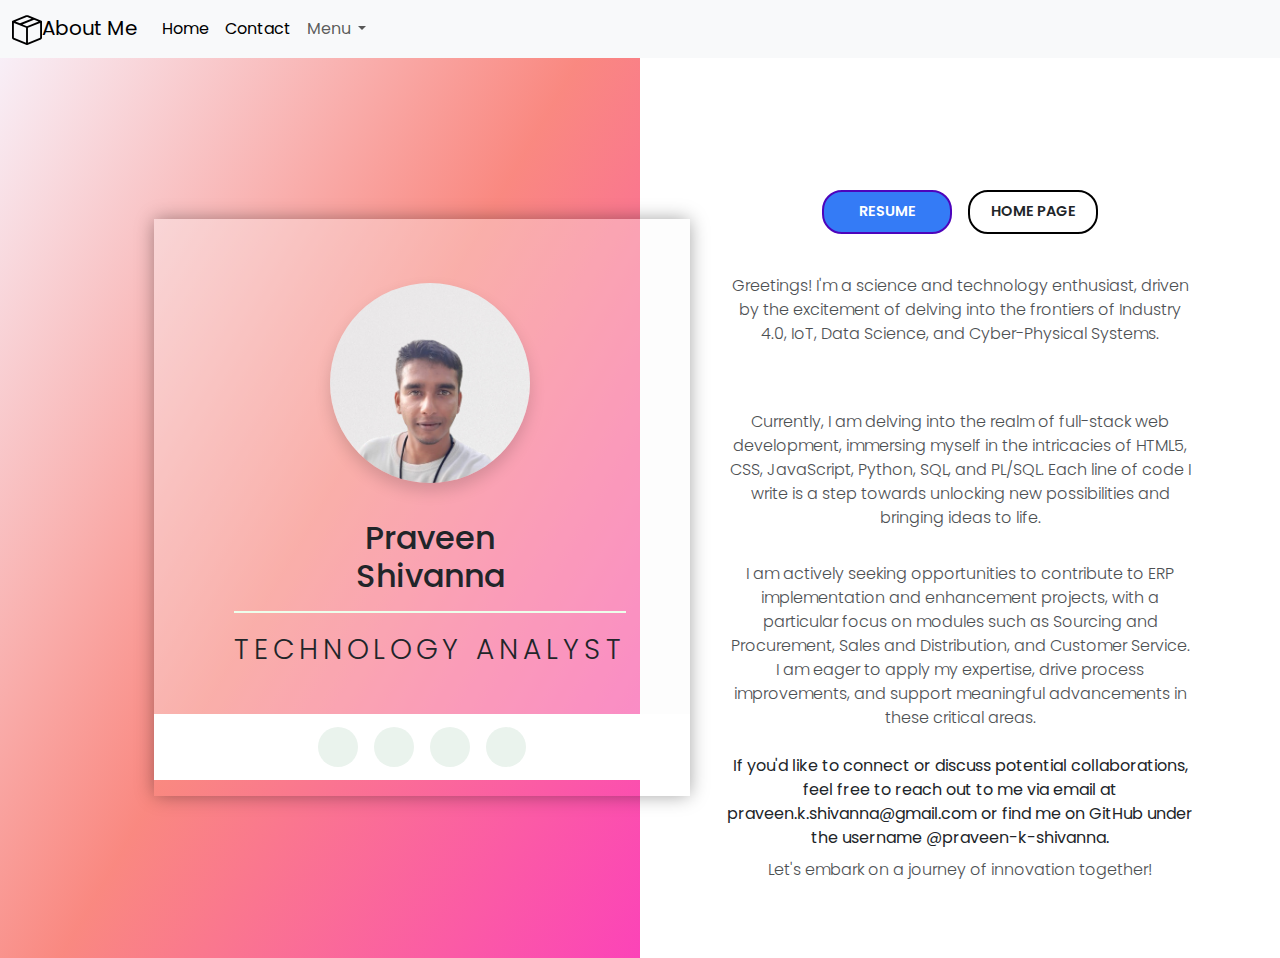
<file: index.html>
<!DOCTYPE html>
<html lang="en">
  <head>
    <meta charset="utf-8">
    <meta name="viewport" content="width=device-width, initial-scale=1.0" />
    <title>About Me Page</title>
    <meta name="viewport" content="width=device-width, initial-scale=1">
    <link href="https://cdn.jsdelivr.net/npm/bootstrap@5.3.3/dist/css/bootstrap.min.css" rel="stylesheet" integrity="sha384-QWTKZyjpPEjISv5WaRU9OFeRpok6YctnYmDr5pNlyT2bRjXh0JMhjY6hW+ALEwIH" crossorigin="anonymous">
    <link rel="stylesheet" href="style.css">
    <link rel="stylesheet" href="https://cdnjs.cloudflare.com/ajax/libs/font-awesome/5.15.1/css/all.min.css" integrity="sha512-+4zCK9k+qNFUR5X+cKL9EIR+ZOhtIloNl9GIKS57V1MyNsYpYcUrUeQc9vNfzsWfV28IaLL3i96P9sdNyeRssA==" crossorigin="anonymous" />
  </head>
  <body>
    
    <!--Navigation Bar-->

    <nav class="navbar navbar-expand-lg bg-body-tertiary">
      <div class="container-fluid">
        <a class="navbar-brand" href="./index.html"><img src="./Public/Supplementary Images/box-seam.svg" alt="About Me" height="30">About Me</a>
        <button class="navbar-toggler" type="button" data-bs-toggle="collapse" data-bs-target="#navbarSupportedContent"
          aria-controls="navbarSupportedContent" aria-expanded="false" aria-label="Toggle navigation">
          <span class="navbar-toggler-icon"></span>
        </button>
        <div class="collapse navbar-collapse" id="navbarSupportedContent">
          <ul class="navbar-nav me-auto mb-2 mb-lg-0">
            <li class="nav-item">
              <a class="nav-link active" aria-current="page" href="./Public/Skillset.html">Home</a>
            </li>
            <li class="nav-item">
              <a class="nav-link active" aria-current="page" href="./Public/contact.html">Contact</a>
            </li>
            
            <li class="nav-item dropdown">
              <a class="nav-link dropdown-toggle" href="#" role="button" data-bs-toggle="dropdown" aria-expanded="false">
                Menu
              </a>
              <ul class="dropdown-menu">
                <li><a class="dropdown-item" href="./Public/ERP.html">ERP</a></li>
                <li><a class="dropdown-item" href="./Public/Dev.html">DevOps</a></li>
                <li><a class="dropdown-item" href="#">Testing</a></li>
                <li><a class="dropdown-item" href="./Public/support.html">Support</a></li>
                <li>
                  <hr class="dropdown-divider">
                </li>
                <li><a class="dropdown-item" href="./Public/Skillset.html">Home Page</a></li>
              </ul>
            </li>
          </ul>
          
          </form>
        </div>
      </div>
    </nav>

    <div class = "about-wrapper">
      <div class = "about-left">
        <div class = "about-left-content">
          <div>
            <div class = "shadow">
              <div class = "about-img">
                <img src = "./Public/20190426_162854-removebg-preview.png" alt = "about image">
              </div>
            </div>

            <h2>Praveen<br>Shivanna</h2>
            <h3>Technology Analyst</h3>
          </div>

          <ul class = "icons">
            <li>
                <a href="https://www.linkedin.com/in/praveen-kariyaiah-shivanna-737777ab/">
                <i class = "fab fa-linkedin"></i></a></li>
            <li>
                <a href="https://twitter.com/ShivannaPraveen">
                <i class = "fab fa-twitter"></i></a></li>
            <li>
                <a href="https://www.facebook.com/praveen.shivanna.7">
                <i class = "fab fa-facebook-f"></i></a></li>
            <li>
                <a href="https://www.instagram.com/praveenkshivanna/">
                <i class = "fab fa-instagram"></i></a></li>
          </ul>
        </div>
      </div>

      <div class = "about-right">
        <br />
        <hr />
        <br/>

       <!--Here's who I am & what I do-->


        <div class = "about-btns">
           <a href="./Public/Resume - Praveen K Shivanna.pdf">
          <button type = "button" class = "btn btn-pink">Resume</button></a> 

          <a href="./Public/Skillset.html">
          <button type = "button" class = "btn btn-white">Home Page</button> </a>
        </div>

        <div class = "about-para">
            <p>           
              Greetings!  I'm a science and technology enthusiast, driven by the excitement of delving into the frontiers of Industry 4.0, IoT, Data Science, and Cyber-Physical Systems.
               <p>
<p>Currently, I am delving into the realm of full-stack web development, immersing myself in the intricacies of HTML5, CSS, JavaScript, Python, SQL, and PL/SQL. Each line of code I write is a step towards unlocking new possibilities and bringing ideas to life.
</p>
<p>I am actively seeking opportunities to contribute to ERP implementation and enhancement projects, with a particular focus on modules such as Sourcing and Procurement, Sales and Distribution, and Customer Service. I am eager to apply my expertise, drive process improvements, and support meaningful advancements in these critical areas.
</p>
If you'd like to connect or discuss potential collaborations, feel free to reach out to me via email at praveen.k.shivanna@gmail.com or find me on GitHub under the username @praveen-k-shivanna.
<p>
Let's embark on a journey of innovation together!
</p>
              
            </p>
             
        </div>
      </div>
    </div>

<!--Footer-->



<script src="https://cdn.jsdelivr.net/npm/bootstrap@5.3.3/dist/js/bootstrap.bundle.min.js" integrity="sha384-YvpcrYf0tY3lHB60NNkmXc5s9fDVZLESaAA55NDzOxhy9GkcIdslK1eN7N6jIeHz" crossorigin="anonymous"></script>
  </body>
</html>
</file>
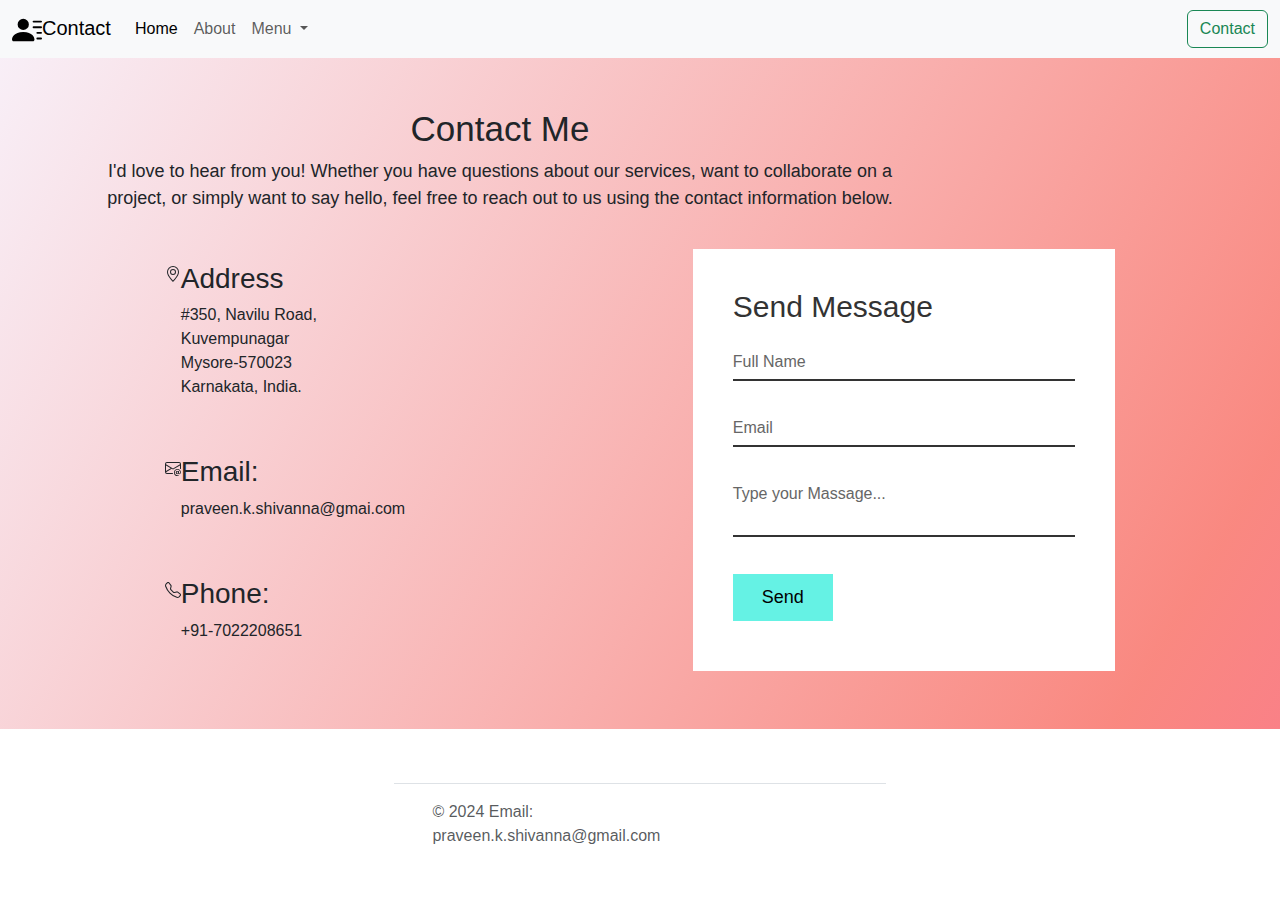
<file: Public/contact.html>
<!DOCTYPE html>
<html>
<head>
    <meta name="viewport" content="width=device-width, initial-scal=1.0">
    <title>Contact Ppage</title>
    <link href="https://cdn.jsdelivr.net/npm/bootstrap@5.3.3/dist/css/bootstrap.min.css" rel="stylesheet" integrity="sha384-QWTKZyjpPEjISv5WaRU9OFeRpok6YctnYmDr5pNlyT2bRjXh0JMhjY6hW+ALEwIH" crossorigin="anonymous">
    <link rel="stylesheet" type="text/css" href="contact.css">
</head>



<body>
 <!-- Navigation Bar --> 
 <nav class="navbar navbar-expand-lg bg-body-tertiary">
    <div class="container-fluid">
      <a class="navbar-brand" href="./contact.html"><img src="./Supplementary Images/Contact/contact.svg" alt="Contact" height="30">Contact</a>
      <button class="navbar-toggler" type="button" data-bs-toggle="collapse" data-bs-target="#navbarSupportedContent"
        aria-controls="navbarSupportedContent" aria-expanded="false" aria-label="Toggle navigation">
        <span class="navbar-toggler-icon"></span>
      </button>
      <div class="collapse navbar-collapse" id="navbarSupportedContent">
        <ul class="navbar-nav me-auto mb-2 mb-lg-0">
          <li class="nav-item">
            <a class="nav-link active" aria-current="page" href="./Skillset.html">Home</a>
          </li>
          <li class="nav-item">
            <a class="nav-link" href="../index.html">About</a>
          </li>
          <li class="nav-item dropdown">
            <a class="nav-link dropdown-toggle" href="#" role="button" data-bs-toggle="dropdown" aria-expanded="false">
              Menu
            </a>
            <ul class="dropdown-menu">
              <li><a class="dropdown-item" href="./ERP.html">ERP</a></li>
              <li><a class="dropdown-item" href="./Dev.html">DevOps</a></li>
              <li><a class="dropdown-item" href="./Test.html">Testing</a></li>              
              <li><a class="dropdown-item" href="./support.html">Support</a></li>
              <li>
                <hr class="dropdown-divider">
              </li>
              <li><a class="dropdown-item" href="./Skillset.html">Menu</a></li>
            </ul>
          </li>
        </ul>
        <form class="d-flex" role="search">
          
          <a href="./contact.html"><button class="btn btn-outline-success" type="submit">Contact</button></a>
        </form>
      </div>
    </div>
  </nav>


      <section class="contact">
        <div class="content">
            <h2>Contact Me</h2>
            <p>I'd love to hear from you! Whether you have questions about our services, want to collaborate on a project, or simply want to say hello, feel free to reach out to us using the contact information below.</p>
        </div>
        <div class="container">
            <div class="contactInfo">
                <div class="box">
                    <div class="icon"><svg xmlns="http://www.w3.org/2000/svg" width="16" height="16" fill="currentColor" class="bi bi-geo-alt" viewBox="0 0 16 16">
                        <path d="M12.166 8.94c-.524 1.062-1.234 2.12-1.96 3.07A32 32 0 0 1 8 14.58a32 32 0 0 1-2.206-2.57c-.726-.95-1.436-2.008-1.96-3.07C3.304 7.867 3 6.862 3 6a5 5 0 0 1 10 0c0 .862-.305 1.867-.834 2.94M8 16s6-5.686 6-10A6 6 0 0 0 2 6c0 4.314 6 10 6 10"/>
                        <path d="M8 8a2 2 0 1 1 0-4 2 2 0 0 1 0 4m0 1a3 3 0 1 0 0-6 3 3 0 0 0 0 6"/>
                      </svg></div>
                    <div class="text">
                        <h3>Address</h3>
                        <p>#350, Navilu Road, <br> Kuvempunagar<br>Mysore-570023<br>Karnakata, India.</p>
                    </div>
                </div>
                <div class="box">
                    <div class="icon"><svg xmlns="http://www.w3.org/2000/svg" width="16" height="16" fill="currentColor" class="bi bi-envelope-at" viewBox="0 0 16 16">
                        <path d="M2 2a2 2 0 0 0-2 2v8.01A2 2 0 0 0 2 14h5.5a.5.5 0 0 0 0-1H2a1 1 0 0 1-.966-.741l5.64-3.471L8 9.583l7-4.2V8.5a.5.5 0 0 0 1 0V4a2 2 0 0 0-2-2zm3.708 6.208L1 11.105V5.383zM1 4.217V4a1 1 0 0 1 1-1h12a1 1 0 0 1 1 1v.217l-7 4.2z"/>
                        <path d="M14.247 14.269c1.01 0 1.587-.857 1.587-2.025v-.21C15.834 10.43 14.64 9 12.52 9h-.035C10.42 9 9 10.36 9 12.432v.214C9 14.82 10.438 16 12.358 16h.044c.594 0 1.018-.074 1.237-.175v-.73c-.245.11-.673.18-1.18.18h-.044c-1.334 0-2.571-.788-2.571-2.655v-.157c0-1.657 1.058-2.724 2.64-2.724h.04c1.535 0 2.484 1.05 2.484 2.326v.118c0 .975-.324 1.39-.639 1.39-.232 0-.41-.148-.41-.42v-2.19h-.906v.569h-.03c-.084-.298-.368-.63-.954-.63-.778 0-1.259.555-1.259 1.4v.528c0 .892.49 1.434 1.26 1.434.471 0 .896-.227 1.014-.643h.043c.118.42.617.648 1.12.648m-2.453-1.588v-.227c0-.546.227-.791.573-.791.297 0 .572.192.572.708v.367c0 .573-.253.744-.564.744-.354 0-.581-.215-.581-.8Z"/>
                      </svg></div>
                    <div class="text">
                        <h3>Email:</h3>
                        <p>praveen.k.shivanna@gmai.com</p>
                    </div>
                </div>
                <div class="box">
                    <div class="icon"><svg xmlns="http://www.w3.org/2000/svg" width="16" height="16" fill="currentColor" class="bi bi-telephone" viewBox="0 0 16 16">
                        <path d="M3.654 1.328a.678.678 0 0 0-1.015-.063L1.605 2.3c-.483.484-.661 1.169-.45 1.77a17.6 17.6 0 0 0 4.168 6.608 17.6 17.6 0 0 0 6.608 4.168c.601.211 1.286.033 1.77-.45l1.034-1.034a.678.678 0 0 0-.063-1.015l-2.307-1.794a.68.68 0 0 0-.58-.122l-2.19.547a1.75 1.75 0 0 1-1.657-.459L5.482 8.062a1.75 1.75 0 0 1-.46-1.657l.548-2.19a.68.68 0 0 0-.122-.58zM1.884.511a1.745 1.745 0 0 1 2.612.163L6.29 2.98c.329.423.445.974.315 1.494l-.547 2.19a.68.68 0 0 0 .178.643l2.457 2.457a.68.68 0 0 0 .644.178l2.189-.547a1.75 1.75 0 0 1 1.494.315l2.306 1.794c.829.645.905 1.87.163 2.611l-1.034 1.034c-.74.74-1.846 1.065-2.877.702a18.6 18.6 0 0 1-7.01-4.42 18.6 18.6 0 0 1-4.42-7.009c-.362-1.03-.037-2.137.703-2.877z"/>
                      </svg></div>
                    <div class="text">
                        <h3>Phone:</h3>
                        <p>+91-7022208651</p>
                    </div>
                </div>
            </div>
            <div class="contactform">
                <form>
                    <h2>Send Message</h2>
                    <div class="inputbox">
                        <input type="text" name="" required="required">
                        <span>Full Name</span>
                    </div>
                    <div class="inputbox">
                        <input type="text" name="" required="required">
                        <span>Email</span>
                    </div>
                    <div class="inputbox">
                        <textarea required="required"></textarea>
                        <span>Type your Massage...</span>
                        <div class="inputbox">
                            <input type="submit" name="" value="Send">
                            
                        </div>
                    </div>
                </form>
            </div>
        </div>
      </section>





  <!-- Footer -->
  
  <div>
    <div class="container">
      <footer class="d-flex flex-wrap justify-content-between align-items-center py-3 my-4 border-top">
        <div class="col-md-4 d-flex align-items-center">
          <a href="/" class="mb-3 me-2 mb-md-0 text-body-secondary text-decoration-none lh-1">
            <svg class="bi" width="30" height="24"><use xlink:href="#bootstrap"></use></svg>
          </a>
          <span class="mb-3 mb-md-0 text-body-secondary">© 2024 Email: praveen.k.shivanna@gmail.com
        </div>
    
        <ul class="nav col-md-4 justify-content-end list-unstyled d-flex">
          <li class="ms-3"><a class="text-body-secondary" href="#"><svg class="bi" width="24" height="24"><use xlink:href="#twitter"></use></svg></a></li>
          <li class="ms-3"><a class="text-body-secondary" href="#"><svg class="bi" width="24" height="24"><use xlink:href="#instagram"></use></svg></a></li>
          <li class="ms-3"><a class="text-body-secondary" href="#"><svg class="bi" width="24" height="24"><use xlink:href="#facebook"></use></svg></a></li>
        </ul>
      </footer>
    </div>
   </div>
  
    <script src="https://cdn.jsdelivr.net/npm/bootstrap@5.3.0-alpha3/dist/js/bootstrap.bundle.min.js"
      integrity="sha384-ENjdO4Dr2bkBIFxQpeoTz1HIcje39Wm4jDKdf19U8gI4ddQ3GYNS7NTKfAdVQSZe"
      crossorigin="anonymous"></script>
</body>
</html>
</file>
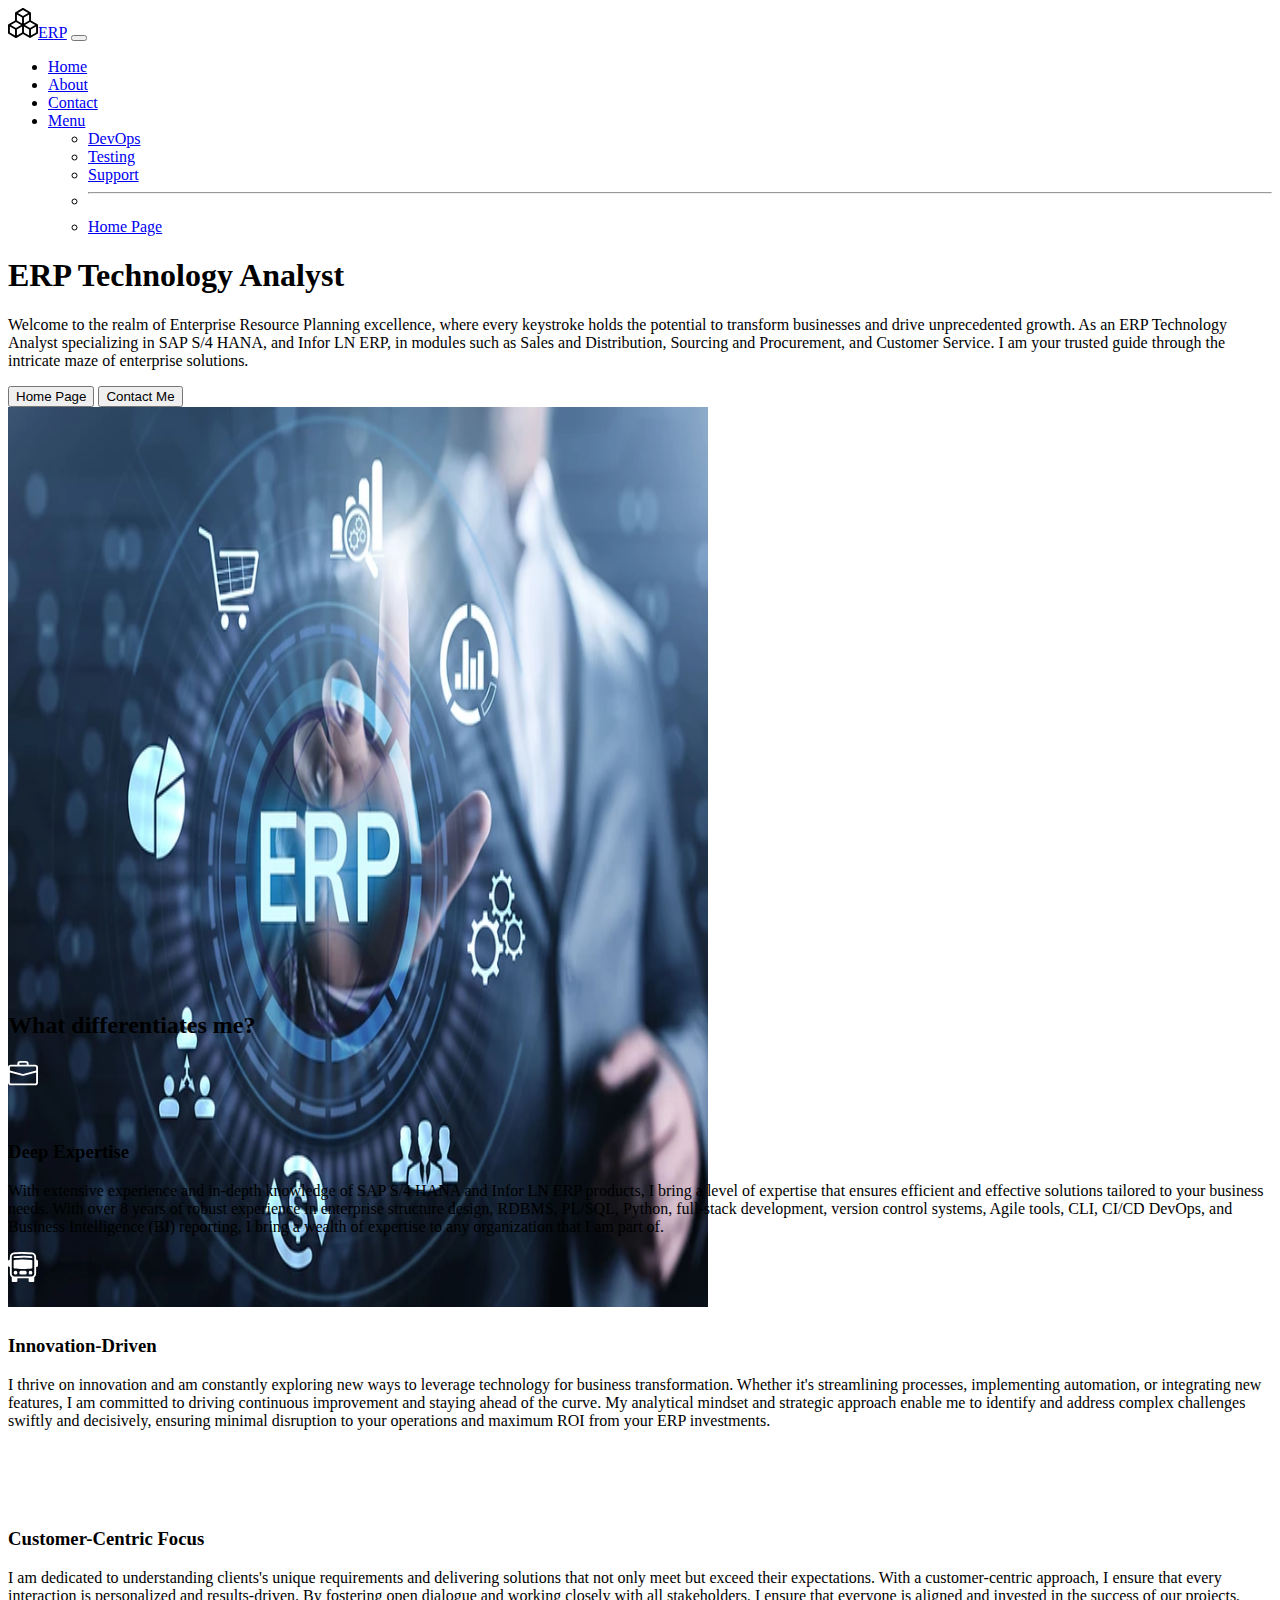
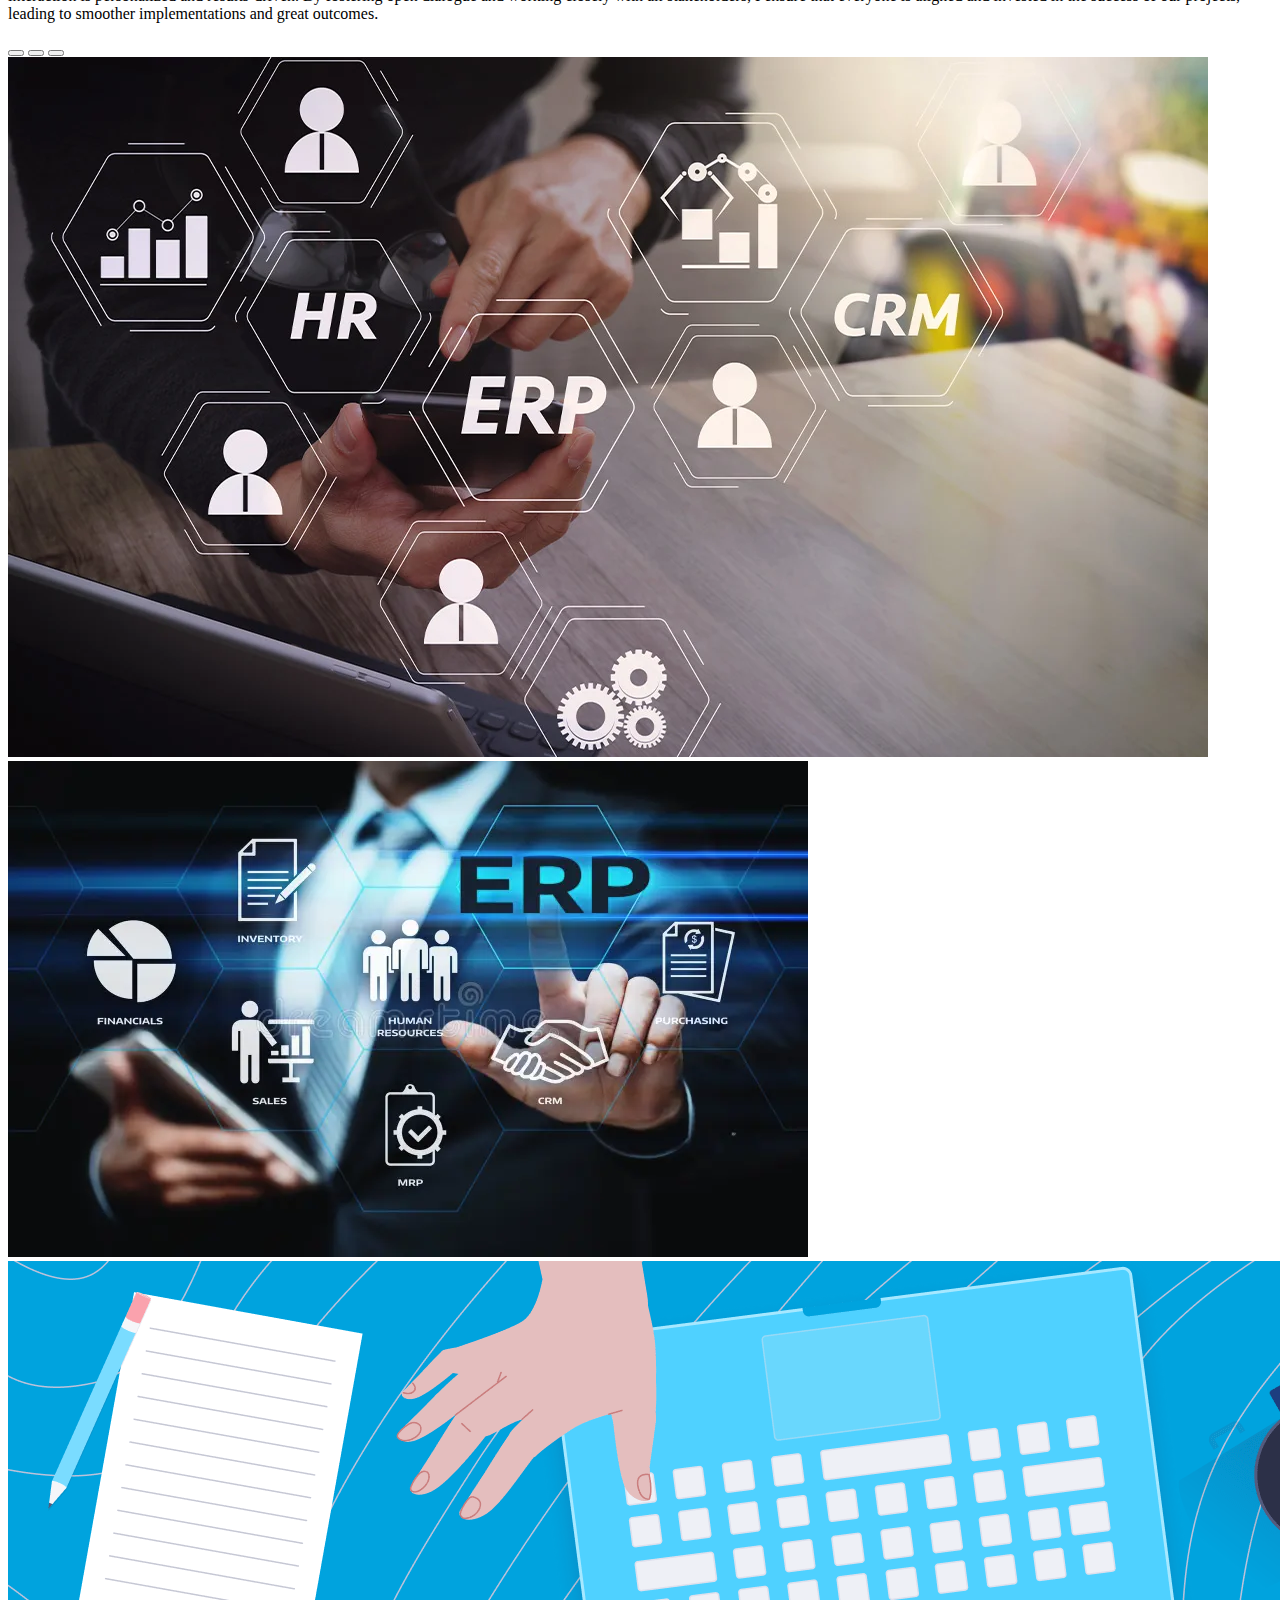
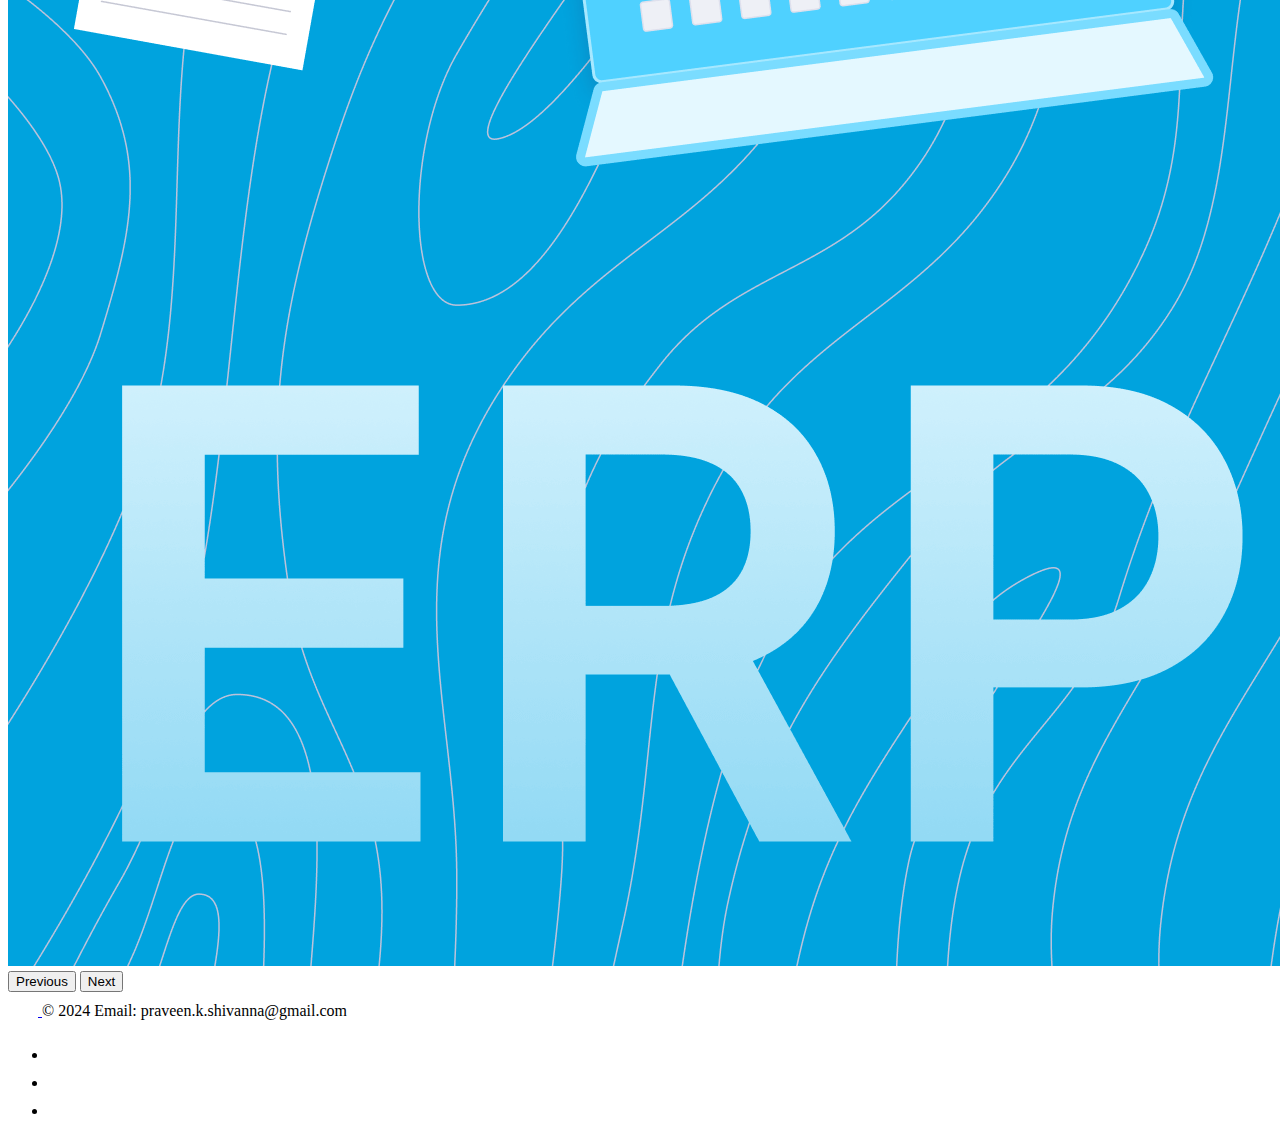
<file: Public/ERP.html>
<!DOCTYPE html>
<html lang="en">

<head>
  <meta charset="UTF-8">
  <meta name="viewport" content="width=device-width, initial-scale=1.0">
  <title>ERP Technology Analyst</title>
  <link href="https://cdn.jsdelivr.net/npm/bootstrap@5.3.0-alpha2/dist/css/bootstrap.min.css" rel="stylesheet"
    integrity="sha384-aFq/bzH65dt+w6FI2ooMVUpc+21e0SRygnTpmBvdBgSdnuTN7QbdgL+OapgHtvPp" crossorigin="anonymous">
  <style>
    .feature-icon {
      width: 4rem;
      height: 4rem;
      border-radius: 0.75rem;
    }
  </style>
</head>

<body>

  <nav class="navbar navbar-expand-lg bg-body-tertiary">
    <div class="container-fluid">
      <a class="navbar-brand" href="./Skillset.html"><img src="./Supplementary Images/boxes.svg" alt="ERP" height="30">ERP</a>
      <button class="navbar-toggler" type="button" data-bs-toggle="collapse" data-bs-target="#navbarSupportedContent"
        aria-controls="navbarSupportedContent" aria-expanded="false" aria-label="Toggle navigation">
        <span class="navbar-toggler-icon"></span>
      </button>
      <div class="collapse navbar-collapse" id="navbarSupportedContent">
        <ul class="navbar-nav me-auto mb-2 mb-lg-0">
          <li class="nav-item">
            <a class="nav-link active" aria-current="page" href="./Skillset.html">Home</a>
          </li>
          <li class="nav-item">
            <a class="nav-link" href="../index.html">About</a>
          </li>
          <li class="nav-item">
            <a class="nav-link" href="./contact.html">Contact</a>
          </li>
          <li class="nav-item dropdown">
            <a class="nav-link dropdown-toggle" href="#" role="button" data-bs-toggle="dropdown" aria-expanded="false">
              Menu
            </a>
            <ul class="dropdown-menu">
              <li><a class="dropdown-item" href="./Dev.html">DevOps</a></li>
              <li><a class="dropdown-item" href="./Test.html">Testing</a></li>
              <li><a class="dropdown-item" href="./support.html">Support</a></li>
              <li>
                <hr class="dropdown-divider">
              </li>
              <li><a class="dropdown-item" href="./Skillset.html">Home Page</a></li>
            </ul>
          </li>
        </ul>
        
        </form>
      </div>
    </div>
  </nav>

  <div class="px-4 pt-5 my-5 text-center border-bottom">
    <h1 class="display-4 fw-bold text-body-emphasis">ERP Technology Analyst</h1>
    <div class="col-lg-6 mx-auto">
      <p class="lead mb-4">Welcome to the realm of Enterprise Resource Planning excellence, where every keystroke 
        holds the potential to transform businesses and drive unprecedented growth. As an ERP Technology 
        Analyst specializing in SAP S/4 HANA, and Infor LN ERP, in modules such as 
        Sales and Distribution, Sourcing and Procurement, and Customer Service. I am your trusted guide
         through the intricate maze of enterprise solutions.
      </p>
      <div class="d-grid gap-2 d-sm-flex justify-content-sm-center mb-5">
        <a href="./Skillset.html">
        <button type="button" class="btn btn-primary btn-lg px-4 me-sm-3">Home Page</button></a>
        
        <a href="./contact.html"><button type="button" class="btn btn-outline-secondary btn-lg px-4">Contact Me</button> </a>
      </div>
    </div>
    <div class="overflow-hidden" style="max-height: 65vh;">
      <div class="container px-5">
        <img src="./Supplementary Images/top 10Enterprise resource planning.jpeg" class="img-fluid border rounded-3 shadow-lg mb-4" alt="ERP" width="700"
          height="900" loading="lazy">
      </div>
    </div>
  </div>

  <div class="container px-4 py-5" id="featured-3">
    <h2 class="pb-2 border-bottom">What differentiates me?</h2>
    <div class="row g-4 py-5 row-cols-1 row-cols-lg-3">
      <div class="feature col">
        <div
          class="feature-icon d-inline-flex align-items-center justify-content-center text-bg-primary bg-gradient fs-2 mb-3">
          <img src="./Supplementary Images/briefcase.svg" alt="briefcase" height="30">
        </div>
        <h3 class="fs-2">Deep Expertise</h3>
        <p>With extensive experience and in-depth knowledge of SAP S/4 HANA and Infor LN ERP products, 
            I bring a level of expertise that ensures efficient and effective solutions tailored to your business needs. 
            With over 8 years of robust experience in enterprise structure design, RDBMS, PL/SQL, Python, full-stack development, 
            version control systems, Agile tools, CLI, CI/CD DevOps, and Business Intelligence (BI) reporting, 
            I bring a wealth of expertise to any organization that I am part of. </p>
        
      </div>
      <div class="feature col">
        <div
          class="feature-icon d-inline-flex align-items-center justify-content-center text-bg-primary bg-gradient fs-2 mb-3">
          <img src="./Supplementary Images/bus-front.svg" alt="bus-front" height="30">
        </div>
        <h3 class="fs-2">Innovation-Driven</h3>
        <p> I thrive on innovation and am constantly exploring new ways to leverage technology for business transformation.
             Whether it's streamlining processes, implementing automation, or integrating new features, I am committed to 
             driving continuous improvement and staying ahead of the curve. My analytical mindset 
             and strategic approach enable me to identify and address complex challenges swiftly and decisively, ensuring minimal disruption
              to your operations and maximum ROI from your ERP investments. </p>

       
      </div>
      <div class="feature col">
        <div
          class="feature-icon d-inline-flex align-items-center justify-content-center text-bg-primary bg-gradient fs-2 mb-3">
          <img src="./Supplementary Images/chat-square-heart.svg" alt="chat-square-heart" height="30">
        </div>
        <h3 class="fs-2">Customer-Centric Focus</h3>
        <p>I am dedicated to understanding clients's unique requirements and delivering solutions that not only meet but exceed their expectations.
             With a customer-centric approach, I ensure that every interaction is personalized and results-driven. By fostering open dialogue and 
             working closely with all stakeholders, I ensure that everyone is aligned and invested in the success of our projects, leading to smoother 
             implementations and great outcomes.</p>
        
      </div>
    </div>
  

</div>
  <div class="container">
    <div id="carouselExampleIndicators" class="carousel slide">
      <div class="carousel-indicators">
        <button type="button" data-bs-target="#carouselExampleIndicators" data-bs-slide-to="0" class="active"
          aria-current="true" aria-label="Slide 1"></button>
        <button type="button" data-bs-target="#carouselExampleIndicators" data-bs-slide-to="1"
          aria-label="Slide 2"></button>
        <button type="button" data-bs-target="#carouselExampleIndicators" data-bs-slide-to="2"
          aria-label="Slide 3"></button>
      </div>
      <div class="carousel-inner">
        <div class="carousel-item active">
          <img src="./Supplementary Images/ERP Modules Cover.jpg" class="d-block w-100" alt="ERP Modules">
        </div>
        <div class="carousel-item">
          <img src="./Supplementary Images/ERP.jpg" class="d-block w-100" alt="ERP">
        </div>
        <div class="carousel-item">
          <img src="./Supplementary Images/ERP-1-min.png" class="d-block w-100" alt="ERP Animated">
        </div>
      </div>
      <button class="carousel-control-prev" type="button" data-bs-target="#carouselExampleIndicators"
        data-bs-slide="prev">
        <span class="carousel-control-prev-icon" aria-hidden="true"></span>
        <span class="visually-hidden">Previous</span>
      </button>
      <button class="carousel-control-next" type="button" data-bs-target="#carouselExampleIndicators"
        data-bs-slide="next">
        <span class="carousel-control-next-icon" aria-hidden="true"></span>
        <span class="visually-hidden">Next</span>
      </button>
    </div>
  </div>

  <div>
  <div class="container">
    <footer class="d-flex flex-wrap justify-content-between align-items-center py-3 my-4 border-top">
      <div class="col-md-4 d-flex align-items-center">
        <a href="/" class="mb-3 me-2 mb-md-0 text-body-secondary text-decoration-none lh-1">
          <svg class="bi" width="30" height="24"><use xlink:href="#bootstrap"></use></svg>
        </a>
        <span class="mb-3 mb-md-0 text-body-secondary">© 2024 Email: praveen.k.shivanna@gmail.com
      </div>
  
      <ul class="nav col-md-4 justify-content-end list-unstyled d-flex">
        <li class="ms-3"><a class="text-body-secondary" href="#"><svg class="bi" width="24" height="24"><use xlink:href="#twitter"></use></svg></a></li>
        <li class="ms-3"><a class="text-body-secondary" href="#"><svg class="bi" width="24" height="24"><use xlink:href="#instagram"></use></svg></a></li>
        <li class="ms-3"><a class="text-body-secondary" href="#"><svg class="bi" width="24" height="24"><use xlink:href="#facebook"></use></svg></a></li>
      </ul>
    </footer>
  </div>
 </div>

  <script src="https://cdn.jsdelivr.net/npm/bootstrap@5.3.0-alpha3/dist/js/bootstrap.bundle.min.js"
    integrity="sha384-ENjdO4Dr2bkBIFxQpeoTz1HIcje39Wm4jDKdf19U8gI4ddQ3GYNS7NTKfAdVQSZe"
    crossorigin="anonymous"></script>
</body>

</html>
</file>
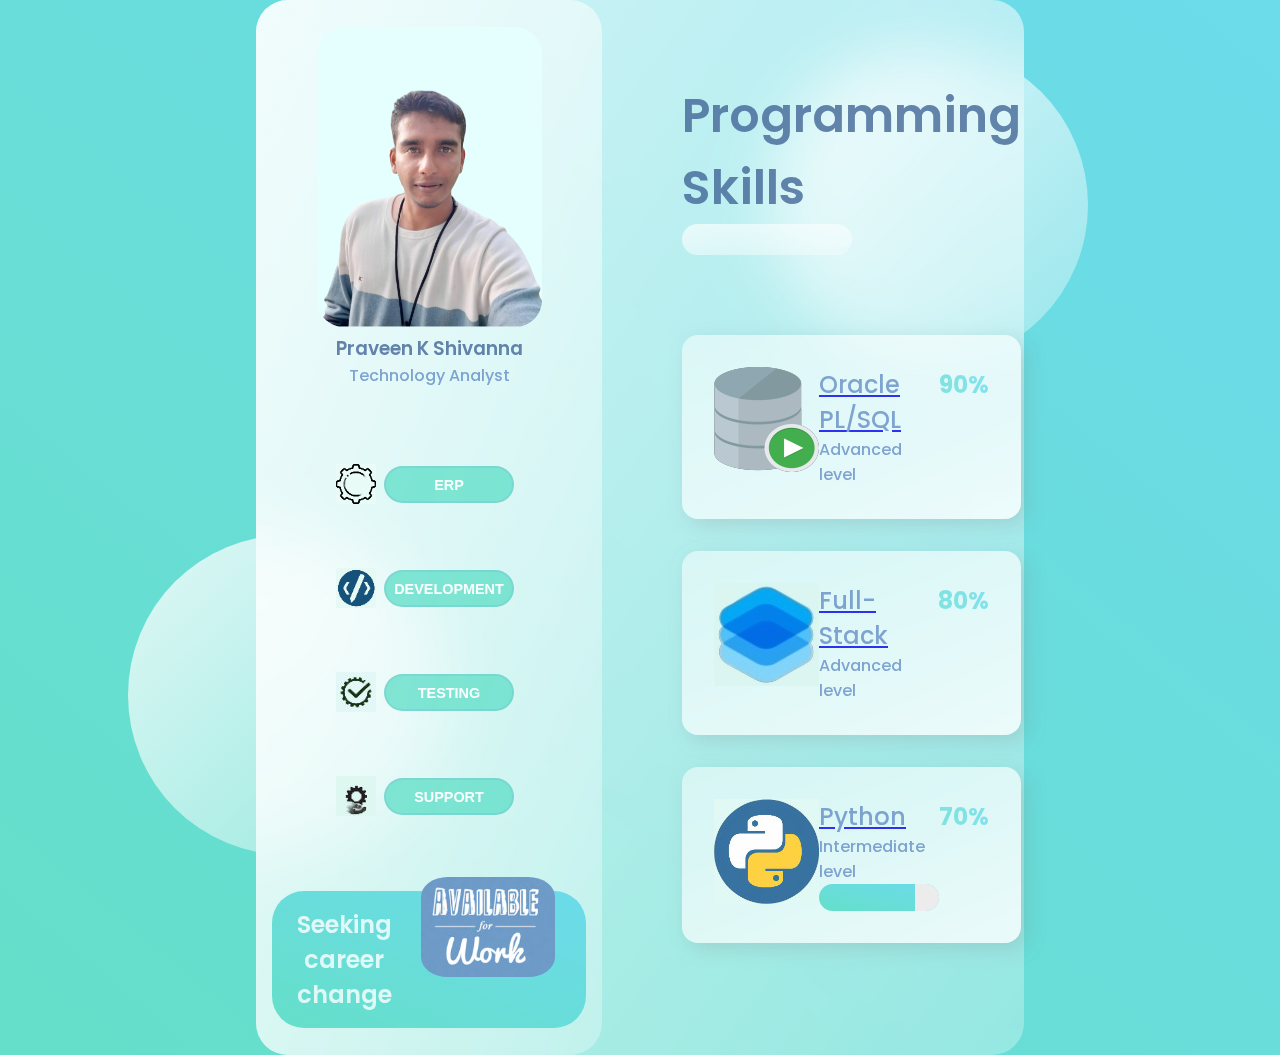
<file: Public/Skillset.html>
<!DOCTYPE html>
<html lang="en">
  <head>
    <meta charset="UTF-8" />
    <meta name="viewport" content="width=device-width, initial-scale=1.0" />
    <title>Home Page</title>
    <link rel="preconnect" href="https://fonts.gstatic.com" />
    <link
      href="https://fonts.googleapis.com/css2?family=Poppins:wght@400;500;700&display=swap"
      rel="stylesheet"
    />
    <link rel="stylesheet" href="./style.css" />
  </head>

  <body>
  
  
    <main>
      <section class="glass">
        <div class="dashboard">
          <div class="user">
            <a href="../index.html"><img src="./RightImages/praveenkshivanna-modified.png" alt="" /></a>
            <h3>Praveen K Shivanna</h3> 
            <p>Technology Analyst</p>
            
          </div>
          <div class="links">
            <div class="link">
              <img src="./RightImages/ERPO-modified.png" alt="" />
              <h2><a href="./ERP.html">
              <button type = "button" class = "btn erp">ERP</button></a> </h2>

            </div>
            <div class="link">
              <img src="./RightImages/Development-modified.png" alt="" />
              <h2><a href="./Dev.html">
                <button type = "button" class = "btn dev">Development</button></a> </h2>
            </div>
            <div class="link">
              <img src="./RightImages/Testing-modified.jpeg" alt="" />
              <h2><a href="./Test.html">
                <button type = "button" class = "btn test">Testing</button></a> </h2>
            </div>
            <div class="link">
              <img src="./RightImages/Support-modified.jpeg" alt="" />
              <h2><a href="./support.html">
                <button type = "button" class = "btn support">Support</button></a> </h2>
            </div>
          </div>
          <div class="pro">
            <h2>Seeking career change</h2>
            <a href="./contact.html"><img src="./RightImages/available-for-hire1-modified.jpeg" alt="Available for work" /></a>
            
          </div>
        </div>
        <div class="games">
          <div class="status">
            <h1>Programming Skills</h1>
            <input type="text" />
          </div>
          <div class="cards">
            <div class="card">
              <a href="https://github.com/praveen-k-shivanna/SQL.git"><img src="./RightImages/Oracle SQL logo-modified.png" alt="SQL" /></a>
              <div class="card-info">
                <a href="https://github.com/praveen-k-shivanna/SQL.git"><h2> Oracle PL/SQL </h2></a>
                <p>Advanced level</p>
                <div class="progress"></div>
              </div>
              <h2 class="percentage">90%</h2>
            </div>
            <div class="card">
              <a href="https://github.com/praveen-k-shivanna/Web_Development.git"><img src="./RightImages/Full-Stack-modified.jpeg" alt="Full-Stack" /></a>
              <div class="card-info">
                <a href="https://github.com/praveen-k-shivanna/Web_Development.git"><h2> Full-Stack </h2></a>
                <p>Advanced level</p>
                <div class="progress"></div>
              </div>
              <h2 class="percentage">80%</h2>
            </div>
            <div class="card">
              <a href="https://github.com/praveen-k-shivanna/Python-Advanced"><img src="./RightImages/Python-modified.jpeg" alt="Python" /></a>
              <div class="card-info">
                <a href="https://github.com/praveen-k-shivanna/Python-Advanced"><h2> Python </h2></a>
                <p>Intermediate level</p>
                <div class="progress"></div>
              </div>
              <h2 class="percentage">70%</h2>
            </div>
          </div>
        </div>
      </section>
    </main>
    <div class="circle1"></div>
    <div class="circle2"></div>
  </body>
</html>
</file>
<file: style.css>
@import url('https://fonts.googleapis.com/css2?family=Poppins:wght@200;300;400;500;600;700;800&display=swap');

*{
    padding: 0;
    margin: 0;
    box-sizing: border-box;
}
body{
    font-family: 'Poppins', sans-serif;
}
.about-wrapper{
    height: 100vh;
}
.about-left{
    background: linear-gradient(300deg, #fb19a8d0, #f86a60cb, #f6eaf5c5);
    display: flex;
    flex-direction: column;
    align-items: center;
    justify-content: center;
    height: 100vh;
}
.about-left-content > div{
    background: #fafafa57;
    padding: 4rem 4rem 2.5rem 5rem;
    text-align: center;
}
.about-left-content{
    box-shadow: 0px 0px 18px -1px rgba(0, 0, 0, 0.39);
    -webkit-box-shadow: 0px 0px 18px -1px rgba(0, 0, 0, 0.39);
    -moz-box-shadow: 0px 0px 18px -1px rgba(0, 0, 0, 0.39);
}
.about-img img{
    display: block;
    width: 200px;
}
.about-img{
    width: 200px;
    height: 200px;
    overflow: hidden;
    border-radius: 50%;
    transition: all 0.5s ease-in-out;
}
.shadow{
    margin-left: auto;
    margin-right: auto;
    border-radius: 50%;
    width: 200px;
    height: 200px;
    position: relative;
    cursor: pointer;
}
.shadow::after{
    content: "";
    position: absolute;
    background: rgba(0, 0, 0, 0.4);
    left: 50%;
    transform: translateX(-50%);
    bottom: -20px;
    height: 7px;
    width: 50px;
    filter: blur(3px);
    -webkit-filter: blur(3px);
    opacity: 0;
    transition: all 0.6s ease;
}
.shadow:hover .about-img{
    transform: translateY(-10px);
}
.shadow:hover::after{
    opacity: 1;
}
.about-left-content h2{
    font-size: 2rem;
    margin: 2.2rem 0 0.6rem 0;
    line-height: 1.2;
    padding-bottom: 1rem;
    border-bottom: 2px solid #edffec;
}
.about-left-content h3{
    text-transform: uppercase;
    font-weight: 300;
    letter-spacing: 5px;
    margin-top: 1.2rem;
}
.icons{
    background: #fff;
    display: flex;
    justify-content: center;
    padding: 0.8rem 0;
}
.icons li{
    list-style-type: none;
    background: #eaf3ed;
    color: #fff;
    width: 40px;
    height: 40px;
    margin: 0 0.5rem;
    border-radius: 50%;
    display: flex;
    justify-content: center;
    align-items: center;
    font-size: 1.2rem;
    cursor: pointer;
    transition: all 0.5s ease-in-out;
}
.icons li:hover{
    background: #8abadad6;
    color: #000;
}
.about-right{
    background: #fff;
    height: 100vh;
    display: flex;
    flex-direction: column;
    align-items: center;
    justify-content: center;
    padding: 0 5rem;
    text-align: center;
}
.about-right h1{
    font-size: 7rem;
    text-transform: uppercase;
}
.about-right h1 span{
    color: #dd2d4a;
}
.about-right h2{
    font-weight: 600;
}
.about-btns{
    display: flex;
    margin: 2rem 0;
}
.btn{
    border: none;
    font-size: 0.9rem;
    text-transform: uppercase;
    border: 2px solid #000;
    border-radius: 20px;
    padding: 0.55rem 0;
    width: 130px;
    font-weight: 600;
    background: transparent;
    margin: 0 0.5rem;
    cursor: pointer;
}
.btn.btn-pink{
    background: #347bf6;
    color: #fff;
    border-color: #4d04bc;
    transition: all 0.5s ease-in-out;
}
.btn.btn-pink:hover{
    background: transparent;
    border-color: #f371d7;
    color: #000;
}
.btn.btn-white{
    transition: all 0.5s ease-in-out;
}
.btn.btn-white:hover{
    background: #f159b4da;
    border-color: #fa032c;
    color: #fff;
}
.about-para p{
    font-weight: 300;
    padding: 0.5rem;
    opacity: 0.8;
}

@media screen and (min-width: 992px){
    .about-wrapper{
        display: grid;
        grid-template-columns: repeat(2, 1fr);
    }
    .about-left{
        position: relative;
    }
    .about-left-content{
        position: absolute;
        right: -50px;
    }
}
</file>
<file: Public/contact.css>
*
{
    margin: 0;
    padding: 0;
    box-sizing: border-box;
    font-family: 'Poppins', sans-serif;
}

.contact
{
    position: relative;
    min-height: 90hv;
    padding: 50px 100px;
    dispaly: flex;
    justify-content: center;
    align-items: center;
    flex-direction: column;
    background: linear-gradient(300deg, #fb19a8d0, #f86a60cb, #f6eaf5c5);
    background-size: 180% 180%;
    animation: gradient-animation 18s ease infinite;
}
.contact .content
{
    max-width: 800px;
    text-align: center;
}
.contact .content h2
{
    font-size: 35px;
    font-weight: 200;
    color: ;
}

.contact .content p
{
    font-size: 18px;
    font-weight: 300;
    color: ;
}

.container
{
    width: 100%;
    display: flex;
    justify-content: center;
    align-items: center;
    margin-top: 30px;
}
.container .contactInfo
{
    width: 50%;
    display: flex;
    flex-direction: column;
}
.container .contactInfo .box
{
    position: relative;
    padding: 20px 0;
    display: flex;    
}
.container .contactInfo .box .icons
{
    min-width: 60px;
    height: 60px;
    background: #fff;
    display: flex;
    justify-content: center;
    align-items: center;
    border-radius: 50%;
    font-size: 22px;
}
.container .contactinfo .box .icons .text
{
    display: flex;
    margin-left: 20px;
    font-size: 16px;
    flex-direction: column;
    font-weight: 300;
}
.container .contactInfo .box .icons .text h3
{
    font-weight: 500;
    color: #00bcd4;
}
.contactform
{
    width: 40%;
    padding: 40px;
    background: #fff;
}
.contactform h2
{
    font-size: 30px;
    color: #333;
    font-weight: 500;
}
.contactform .inputbox
{
    position: relative;
    width: 100%;
    margin-top: 10px;    
}
.contactform .inputbox input,
.contactform .inputbox textarea
{
    width: 100%;
    padding: 5px 0;
    font-size: 16px;
    margin: 10px 0;
    border: none;
    border-bottom: 2px solid #333;
    outline: none;
    resize: none;
}
.contactform .inputbox span
{
    position: absolute;
    left: 0;
    padding: 5px 0;
    font-size: 16px;
    margin: 10px 0;
    pointer-events: none;
    transition: 0.5s;
    color: #666;
}
.contactform .inputbox input:focus ~ span,
.contactform .inputbox input:valid ~ span,
.contactform .inputbox textarea:focus ~ span,
.contactform .inputbox textarea:valid ~ span,
{
    color: #e91e63;
    font-size: 12px;
    transform: translateY(-20px);
}
.contactform .inputbox input[type="submit"]
{
    width: 100px;
    background: rgb(101, 242, 228);
    border: none;
    cursor: pointer;
    padding: 10px;
    font-size: 18px;
}

@media (max-width: 991px)
{
    .contact
    {
        padding: 50px;
    }
    .container
    {
        flex-direction: column;
    }
    .container .contactInfo
    {
        margin-bottom: 40px;
    }
    .container .contactInfo,
    .contactform
    {
        width: 100%;
    }
}
</file>
<file: Public/style.css>
* {
  margin: 0;
  padding: 0;
  box-sizing: border-box;
}

h1 {
  color: #426696;
  font-weight: 600;
  font-size: 3rem;
  opacity: 0.8;
}
h2,
p {
  color: #658ec6;
  font-weight: 500;
  opacity: 0.8;
}

h3 {
  color: #426696;
  font-weight: 600;
  opacity: 0.8;
}

main {
  font-family: "Poppins", sans-serif;
  min-height: 100vh;
  background: linear-gradient(to right top, #65dfc9, #6cdbeb);
  display: flex;
  align-items: center;
  justify-content: center;
}

.glass {
  background: white;
  min-height: 80vh;
  width: 60%;
  background: linear-gradient(
    to right bottom,
    rgba(255, 255, 255, 0.7),
    rgba(255, 255, 255, 0.3)
  );
  border-radius: 2rem;
  z-index: 2;
  backdrop-filter: blur(2rem);
  display: flex;
}
.circle1,
.circle2 {
  background: white;
  background: linear-gradient(
    to right bottom,
    rgba(255, 255, 255, 0.8),
    rgba(255, 255, 255, 0.3)
  );
  height: 20rem;
  width: 20rem;
  position: absolute;
  border-radius: 50%;
}

.circle1 {
  top: 5%;
  right: 15%;
}
.circle2 {
  bottom: 5%;
  left: 10%;
}
.dashboard {
  flex: 1;
  display: flex;
  flex-direction: column;
  align-items: center;
  justify-content: space-evenly;
  text-align: center;
  background: linear-gradient(
    to right bottom,
    rgba(255, 255, 255, 0.7),
    rgba(255, 255, 255, 0.3)
  );
  border-radius: 2rem;
}
.link {
  display: flex;
  margin: 2rem 0rem;
  padding: 1rem 5rem;
  align-items: center;
}

.btn{
  border: none;
  font-size: 0.9rem;
  text-transform: uppercase;
  border: 2px solid #000;
  border-radius: 20px;
  padding: 0.55rem 0;
  width: 130px;
  font-weight: 600;
  background: transparent;
  margin: 0 0.5rem;
  cursor: pointer;
}

.btn.erp {
background: #65dfc9;
color: #fff;
border-color: #2f04bc12;
transition: all 0.5s ease-in-out;
}
.btn.erp:hover{
background: transparent;
border-color: #6cdaeb4f;
color: #000;
.link h2 {
  padding: 0rem 2rem;
}
}  

.btn.dev {
background: #65dfc9;
color: #fff;
border-color: #2f04bc12;
transition: all 0.5s ease-in-out;
}
.btn.dev:hover{
background: transparent;
border-color: #6cdaeb4f;
color: #000;
.link h2 {
  padding: 0rem 2rem;
}
}  

.btn.test {
background: #65dfc9;
color: #fff;
border-color: #2f04bc12;
transition: all 0.5s ease-in-out;
}
.btn.test:hover{
background: transparent;
border-color: #6cdaeb4f;
color: #000;
.link h2 {
  padding: 0rem 2rem;
}
} 

.btn.support {
background: #65dfc9;
color: #fff;
border-color: #2f04bc12;
transition: all 0.5s ease-in-out;
}
.btn.support:hover{
background: transparent;
border-color: #6cdaeb4f;
color: #000;
.link h2 {
  padding: 0rem 2rem;
}
}
.games {
  flex: 2;
}

.pro {
  background: linear-gradient(to right top, #65dfc9, #6cdbeb);
  border-radius: 2rem;
  color: white;
  padding: 1rem;
  position: relative;
}

.pro img {
  position: absolute;
  top: -10%;
  right: 10%;
  border-radius: 20%;
}
.pro h2 {
  width: 40%;
  color: white;
  font-weight: 600;
}

/* GAMES */
.status {
  margin-bottom: 3rem;
}

.status input {
  background: linear-gradient(
    to right bottom,
    rgba(255, 255, 255, 0.7),
    rgba(255, 255, 255, 0.3)
  );
  border: none;
  width: 50%;
  padding: 0.5rem;
  border-radius: 2rem;
}

.games {
  margin: 5rem;
  display: flex;
  flex-direction: column;
  justify-content: space-evenly;
}

.card {
  display: flex;
  background: linear-gradient(
    to left top,
    rgba(255, 255, 255, 0.8),
    rgba(255, 255, 255, 0.5)
  );
  border-radius: 1rem;
  margin: 2rem 0rem;
  padding: 2rem;
  box-shadow: 6px 6px 20px rgba(122, 122, 122, 0.212);
  justify-content: space-between;
}

.progress {
  background: linear-gradient(to right top, #65dfc9, #6cdbeb);
  width: 100%;
  height: 25%;
  border-radius: 1rem;
  position: relative;
  overflow: hidden;
}
.progress::after {
  content: "";
  width: 100%;
  height: 100%;
  background: rgb(236, 236, 236);
  position: absolute;
  left: 80%;
}
.card-info {
  display: flex;
  flex-direction: column;
  justify-content: space-between;
}

.percentage {
  font-weight: bold;
  background: linear-gradient(to right top, #65dfc9, #6cdbeb);
  -webkit-background-clip: text;
  -webkit-text-fill-color: transparent;
}
</file>
